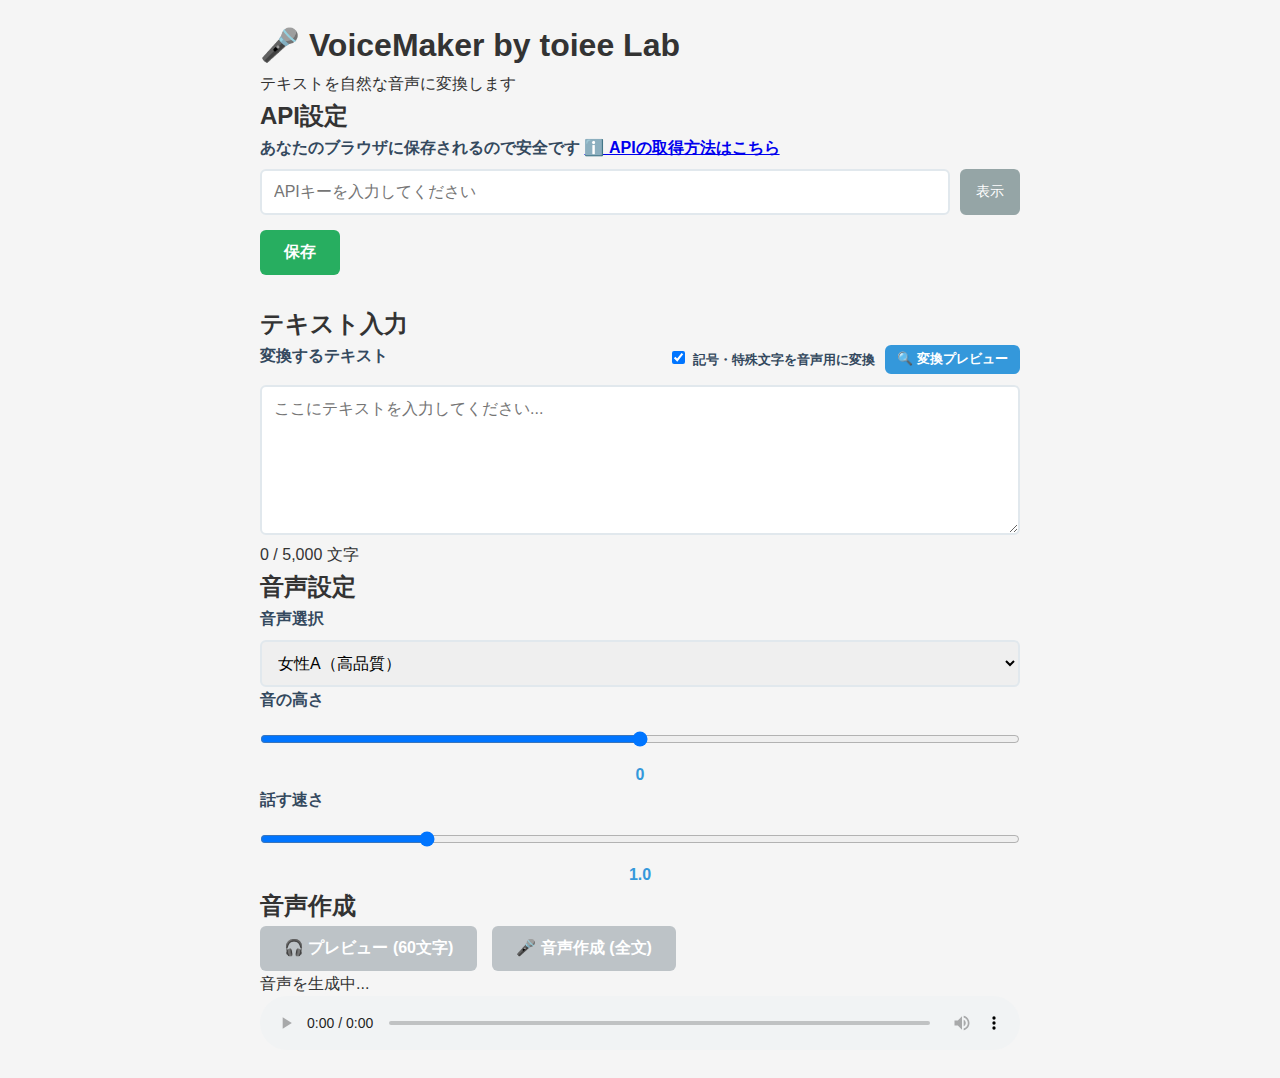
<file: index.html>
<!DOCTYPE html>
<html lang="ja">
<head>
    <meta charset="UTF-8">
    <meta name="viewport" content="width=device-width, initial-scale=1.0">
    <title>Text to Speech Generator</title>
    <link rel="stylesheet" href="styles.css?v=20241219-01">
    <!-- キャッシュ制御のためのメタタグ -->
    <meta http-equiv="Cache-Control" content="no-cache, no-store, must-revalidate">
    <meta http-equiv="Pragma" content="no-cache">
    <meta http-equiv="Expires" content="0">
</head>
<body>
    <div class="container">
        <div class="header">
            <h1>🎤 VoiceMaker by toiee Lab</h1>
            <p>テキストを自然な音声に変換します</p>
        </div>

        <!-- API設定セクション -->
        <div class="section">
            <h2 class="section-title">API設定</h2>
            <div class="form-group">
                <label class="form-label" for="api-key">あなたのブラウザに保存されるので安全です
                    <a href="gcp_guide.html" target="_blank" rel="noopener noreferrer" class="help-link">
                        ℹ️ APIの取得方法はこちら</a>
                </label>
                <div class="password-input">
                    <input type="password" id="api-key" class="form-input" placeholder="APIキーを入力してください">
                    <button type="button" id="toggle-api-key" class="toggle-btn">表示</button>
                </div>
                <button id="save-api-key" class="btn btn-primary">保存</button>
            </div>
            
            <div id="api-key-status" class="status-message"></div>
        </div>

        <!-- テキスト入力セクション -->
        <div class="section">
            <h2 class="section-title">テキスト入力</h2>
            <div class="form-group">
                <div style="display: flex; justify-content: space-between; align-items: center; margin-bottom: 8px;">
                    <label class="form-label" for="text-input">変換するテキスト</label>
                    <div style="display: flex; gap: 10px; align-items: center;">
                        <label class="form-label" style="margin: 0; font-size: 0.8rem;">
                            <input type="checkbox" id="text-normalization" checked style="margin-right: 5px;">
                            記号・特殊文字を音声用に変換
                        </label>
                        <button id="preview-normalized" class="btn btn-secondary" style="padding: 6px 12px; font-size: 0.8rem;">
                            🔍 変換プレビュー
                        </button>
                    </div>
                </div>
                <textarea id="text-input" class="form-input textarea" placeholder="ここにテキストを入力してください..." maxlength="5000"></textarea>
                <div class="character-count">
                    <span id="char-count">0</span> / 5,000 文字
                </div>
            </div>
            
            <!-- 変換プレビューセクション -->
            <div id="normalized-preview" class="preview-section" style="display: none;">
                <h3 style="margin: 0 0 10px 0; font-size: 1rem; color: #667eea;">📝 音声変換後のテキスト</h3>
                <div id="normalized-text" style="background: #f8f9fa; padding: 15px; border-radius: 8px; border: 1px solid #e2e8f0; white-space: pre-wrap; font-family: inherit; line-height: 1.6; max-height: 200px; overflow-y: auto;"></div>
                <p style="font-size: 0.8rem; color: #64748b; margin-top: 8px;">※ 実際の音声生成では上記のように変換されたテキストが使用されます</p>
            </div>
        </div>

        <!-- 音声設定セクション -->
        <div class="section">
            <h2 class="section-title">音声設定</h2>
            
            <div class="form-group">
                <label class="form-label" for="voice-select">音声選択</label>
                <select id="voice-select" class="select">
                    <option value="ja-JP-Wavenet-A">女性A（高品質）</option>
                    <option value="ja-JP-Wavenet-B">女性B（高品質）</option>
                    <option value="ja-JP-Wavenet-C">男性A（高品質）</option>
                    <option value="ja-JP-Wavenet-D">男性B（高品質）</option>
                    <option value="ja-JP-Standard-A">女性1（標準）</option>
                    <option value="ja-JP-Standard-B">女性2（標準）</option>
                    <option value="ja-JP-Standard-C">男性1（標準）</option>
                    <option value="ja-JP-Standard-D">男性2（標準）</option>
                </select>
            </div>

            <div class="slider-container">
                <label class="form-label">音の高さ</label>
                <input type="range" id="pitch-range" class="slider" min="-20" max="20" step="1" value="0">
                <div class="slider-value" id="pitch-value">0</div>
            </div>

            <div class="slider-container">
                <label class="form-label">話す速さ</label>
                <input type="range" id="speed-range" class="slider" min="0.25" max="4.0" step="0.1" value="1.0">
                <div class="slider-value" id="speed-value">1.0</div>
            </div>
        </div>

        <!-- 音声作成セクション -->
        <div class="section">
            <h2 class="section-title">音声作成</h2>
            
            <div class="button-group">
                <button id="preview-btn" class="btn btn-secondary" disabled>
                    🎧 プレビュー (60文字)
                </button>
                <button id="generate-btn" class="btn btn-primary" disabled>
                    🎤 音声作成 (全文)
                </button>
            </div>

            <div class="loading" id="loading">
                <div class="spinner"></div>
                音声を生成中...
            </div>

            <div class="audio-player" id="audio-player">
                <audio controls style="width: 100%;">
                    <source id="audio-source" src="" type="audio/mpeg">
                    お使いのブラウザはオーディオ要素をサポートしていません。
                </audio>
            </div>
            
            <div id="preview-section" class="preview-section" style="display: none;">
                <p>プレビュー音声</p>
                <audio id="preview-audio" controls></audio>
            </div>
            
            <div id="progress-container" class="progress-container" style="display: none;">
                <div class="progress-bar">
                    <div id="progress-fill" class="progress-fill"></div>
                </div>
                <div id="progress-text" class="progress-text">処理中...</div>
            </div>
            
            <div id="download-section" class="download-section" style="display: none;">
                <p>音声の生成が完了しました！</p>
                <button id="download-btn" class="btn btn-download">MP3をダウンロード</button>
            </div>
            
            <div id="error-message" class="error-message" style="display: none;"></div>
        </div>
    </div>

    <script src="crypto-js.min.js?v=20241219-01"></script>
    <script src="script.js?v=20241219-01"></script>
</body>
</html>
</file>
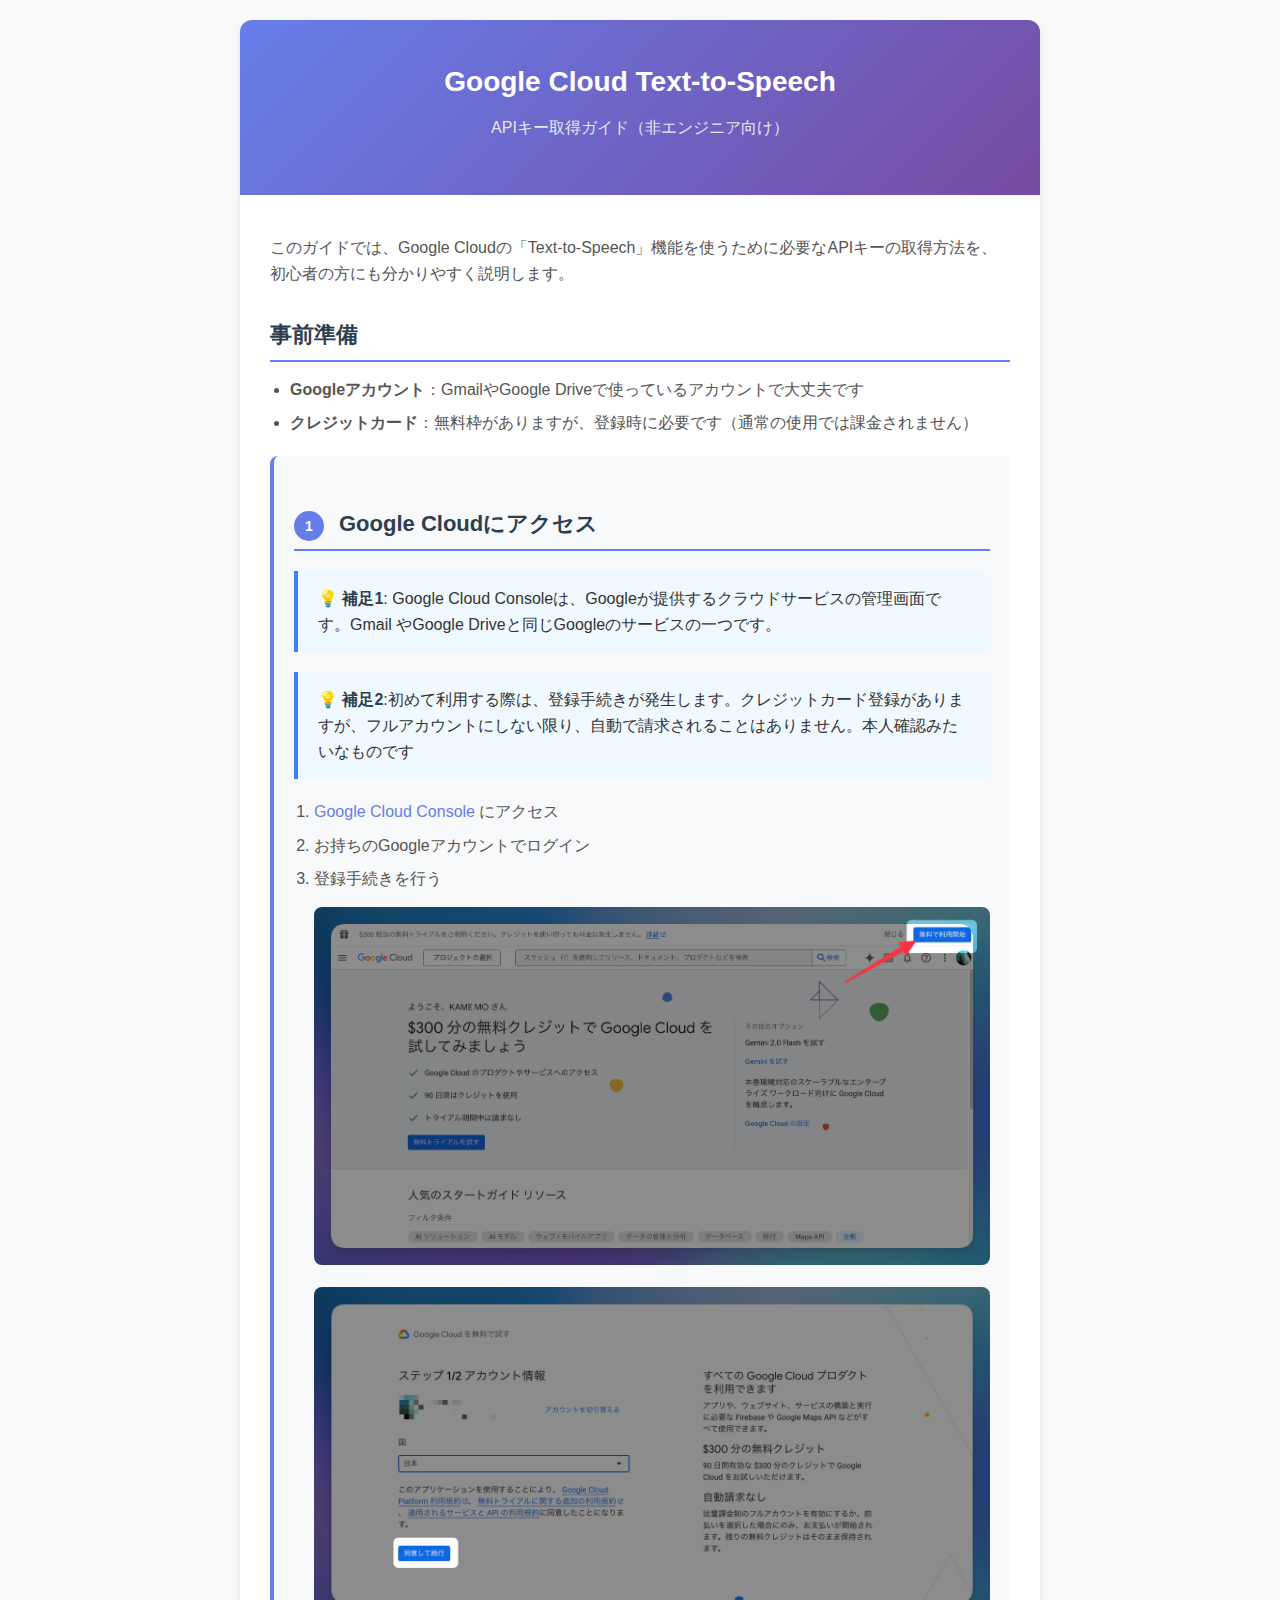
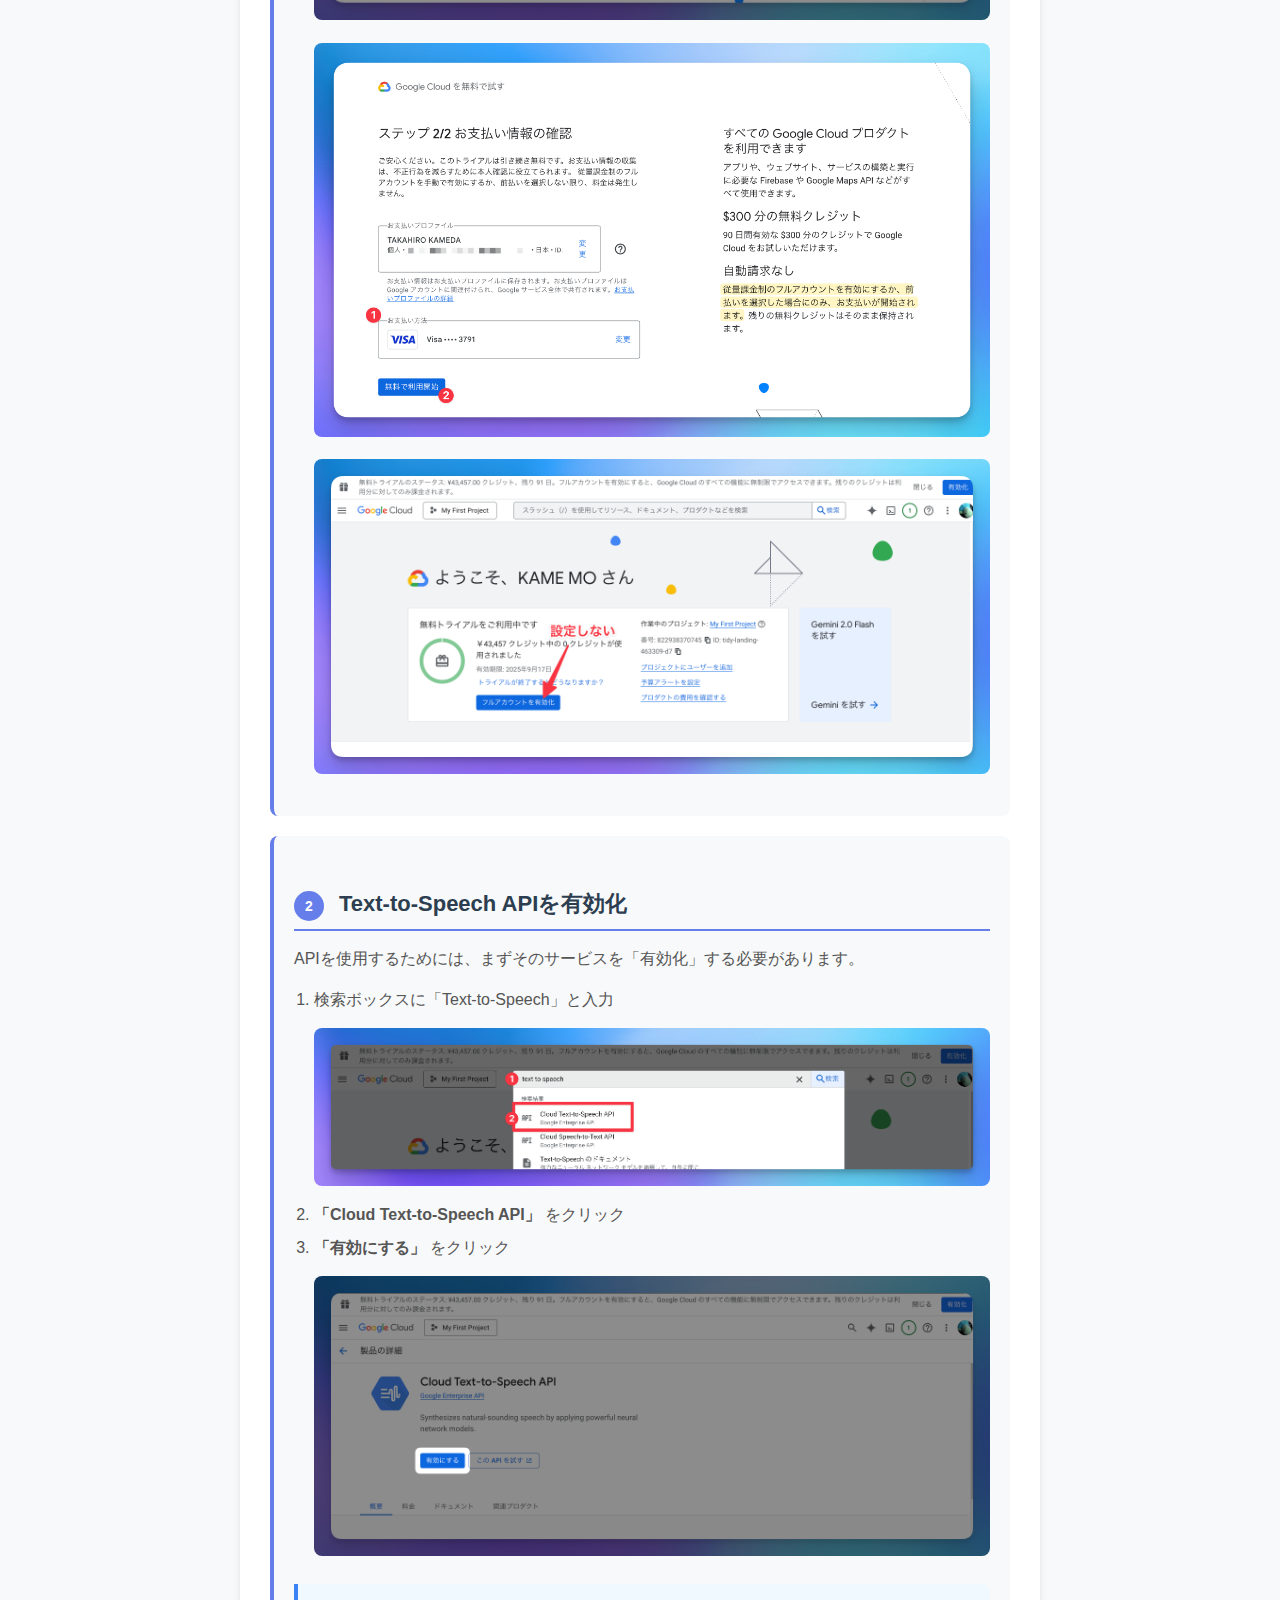
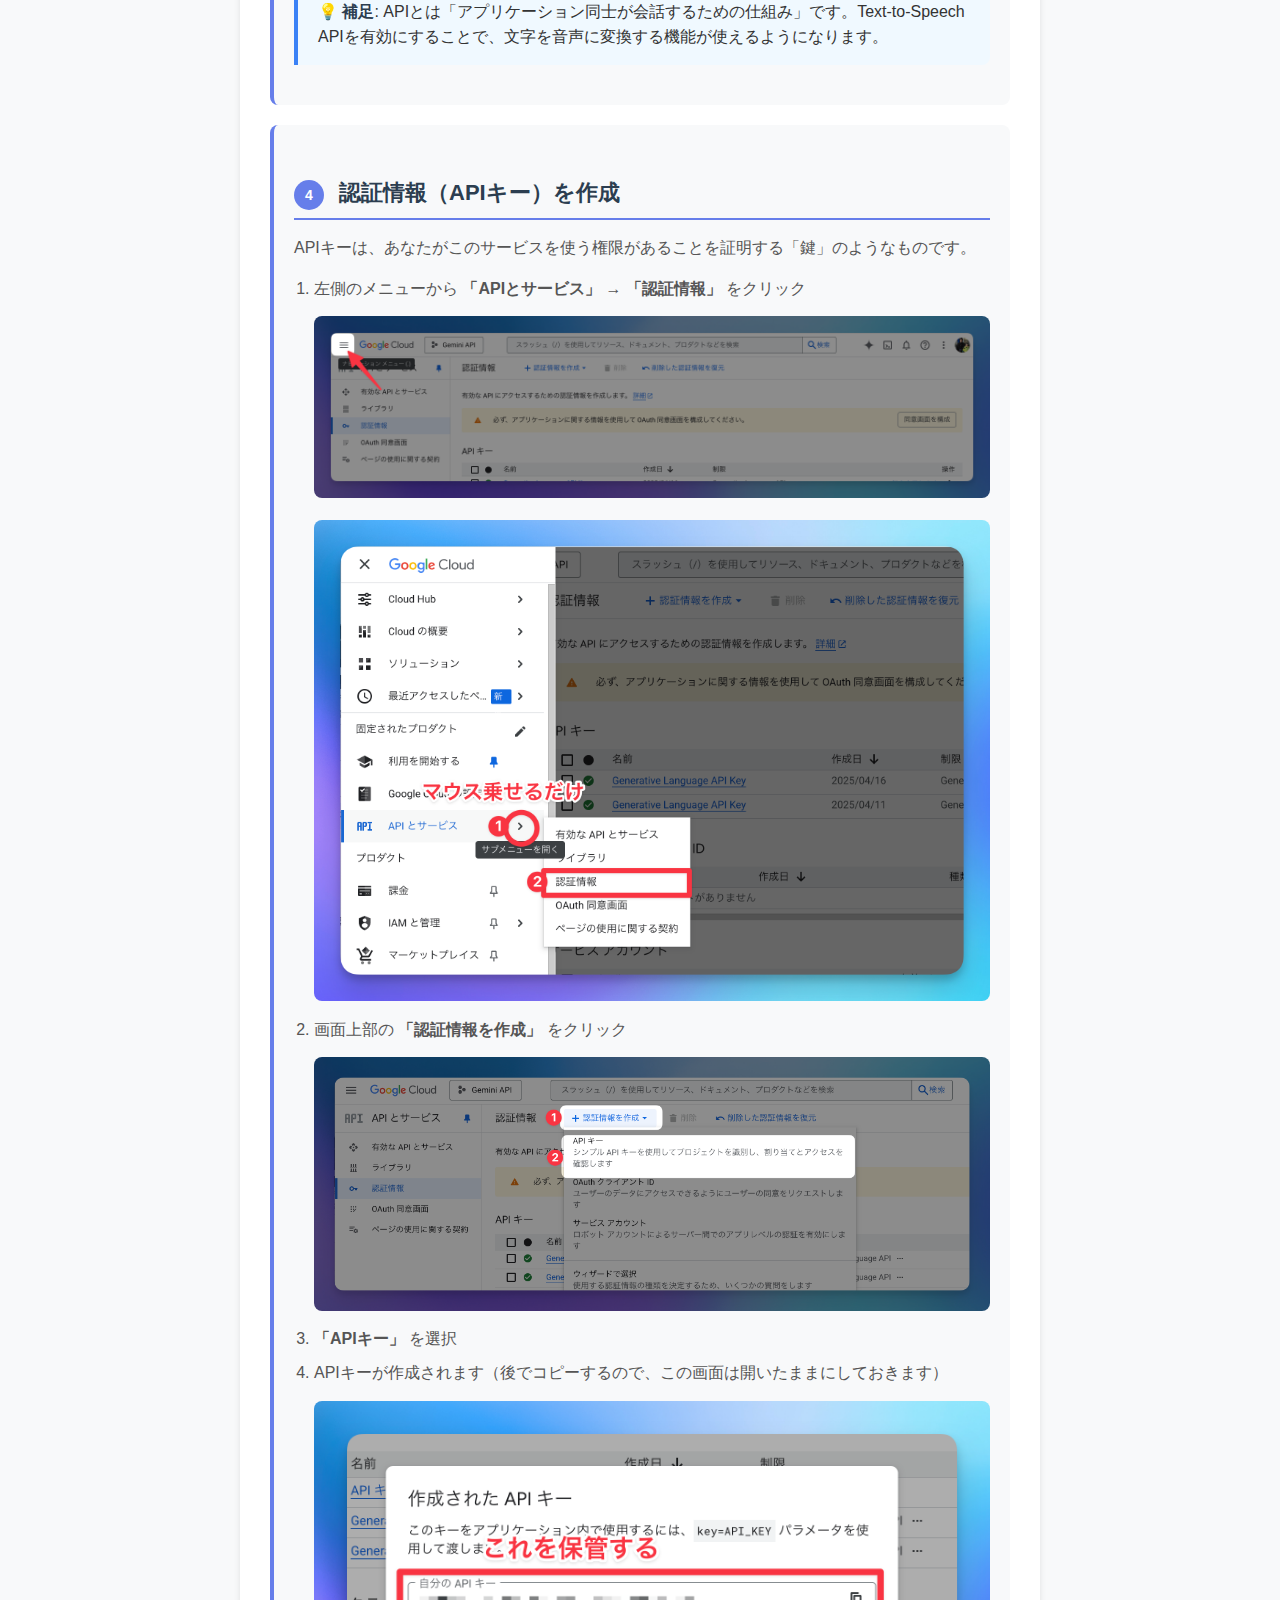
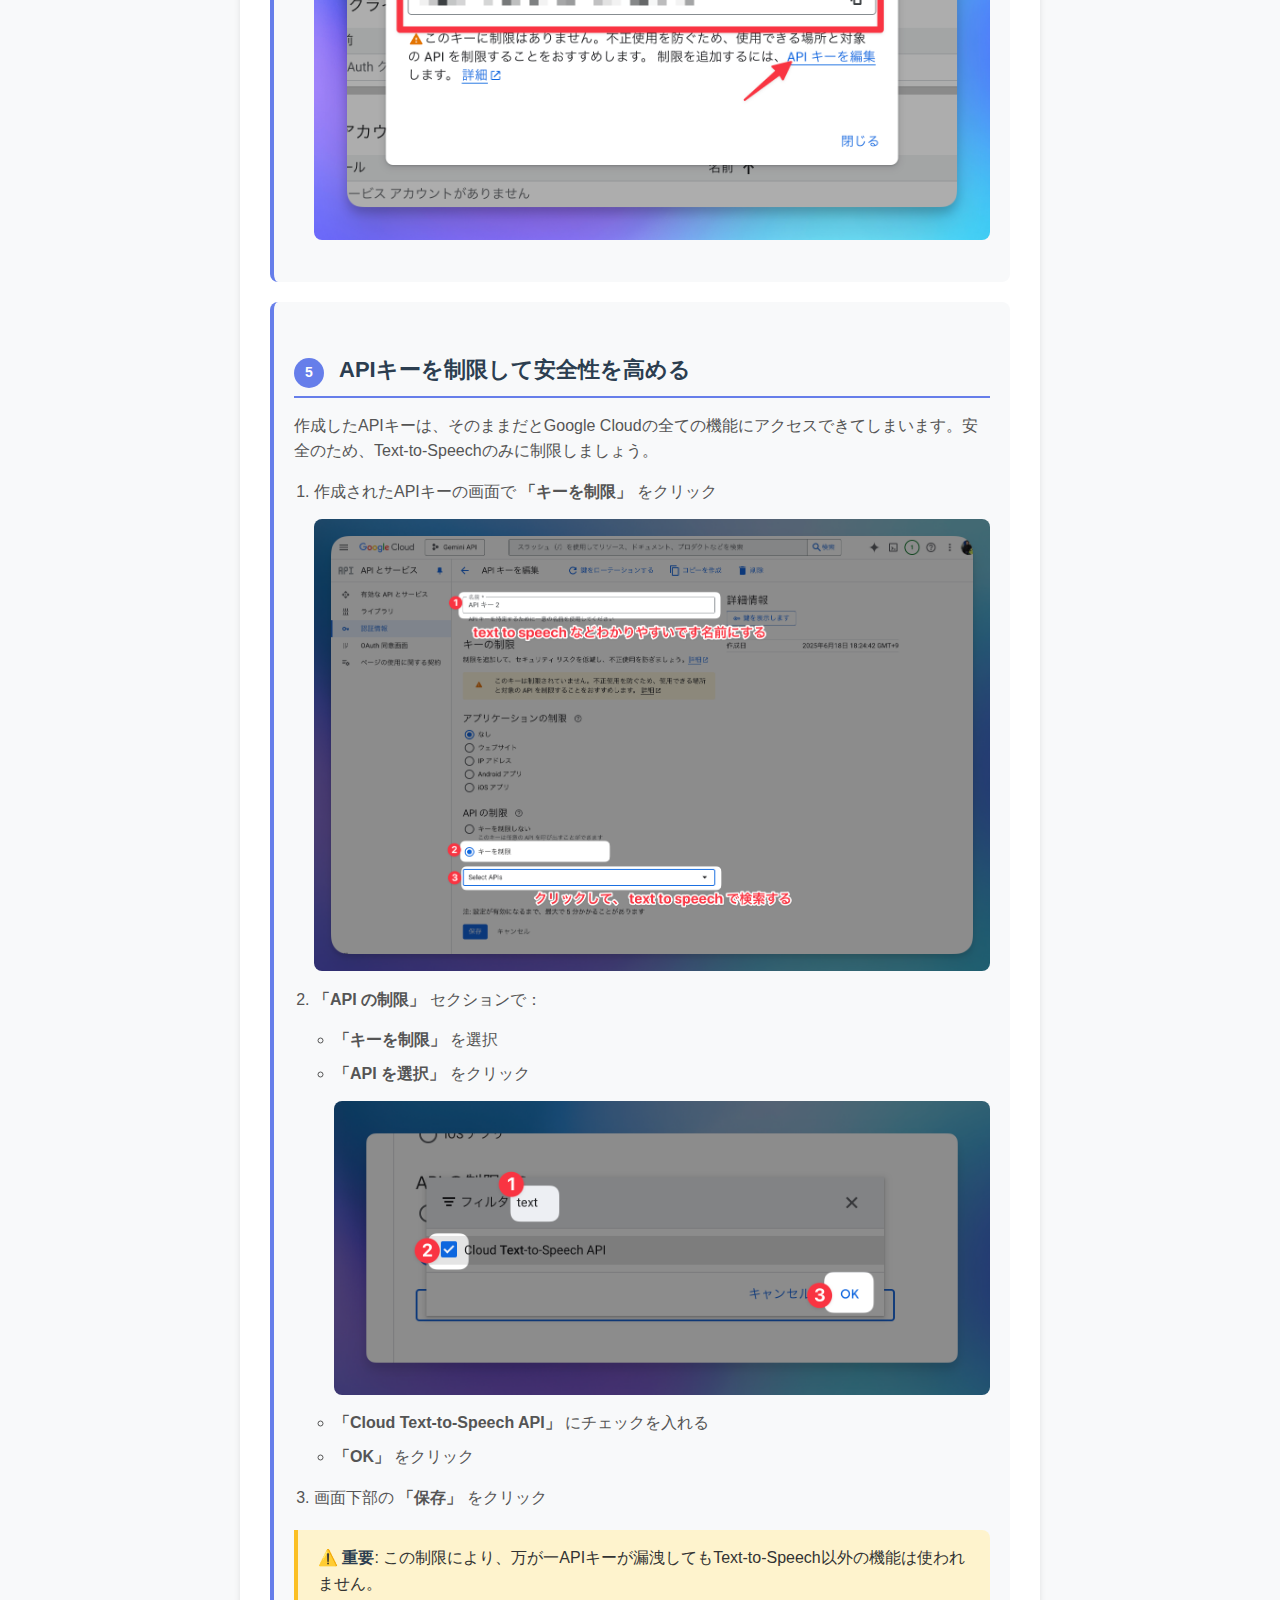
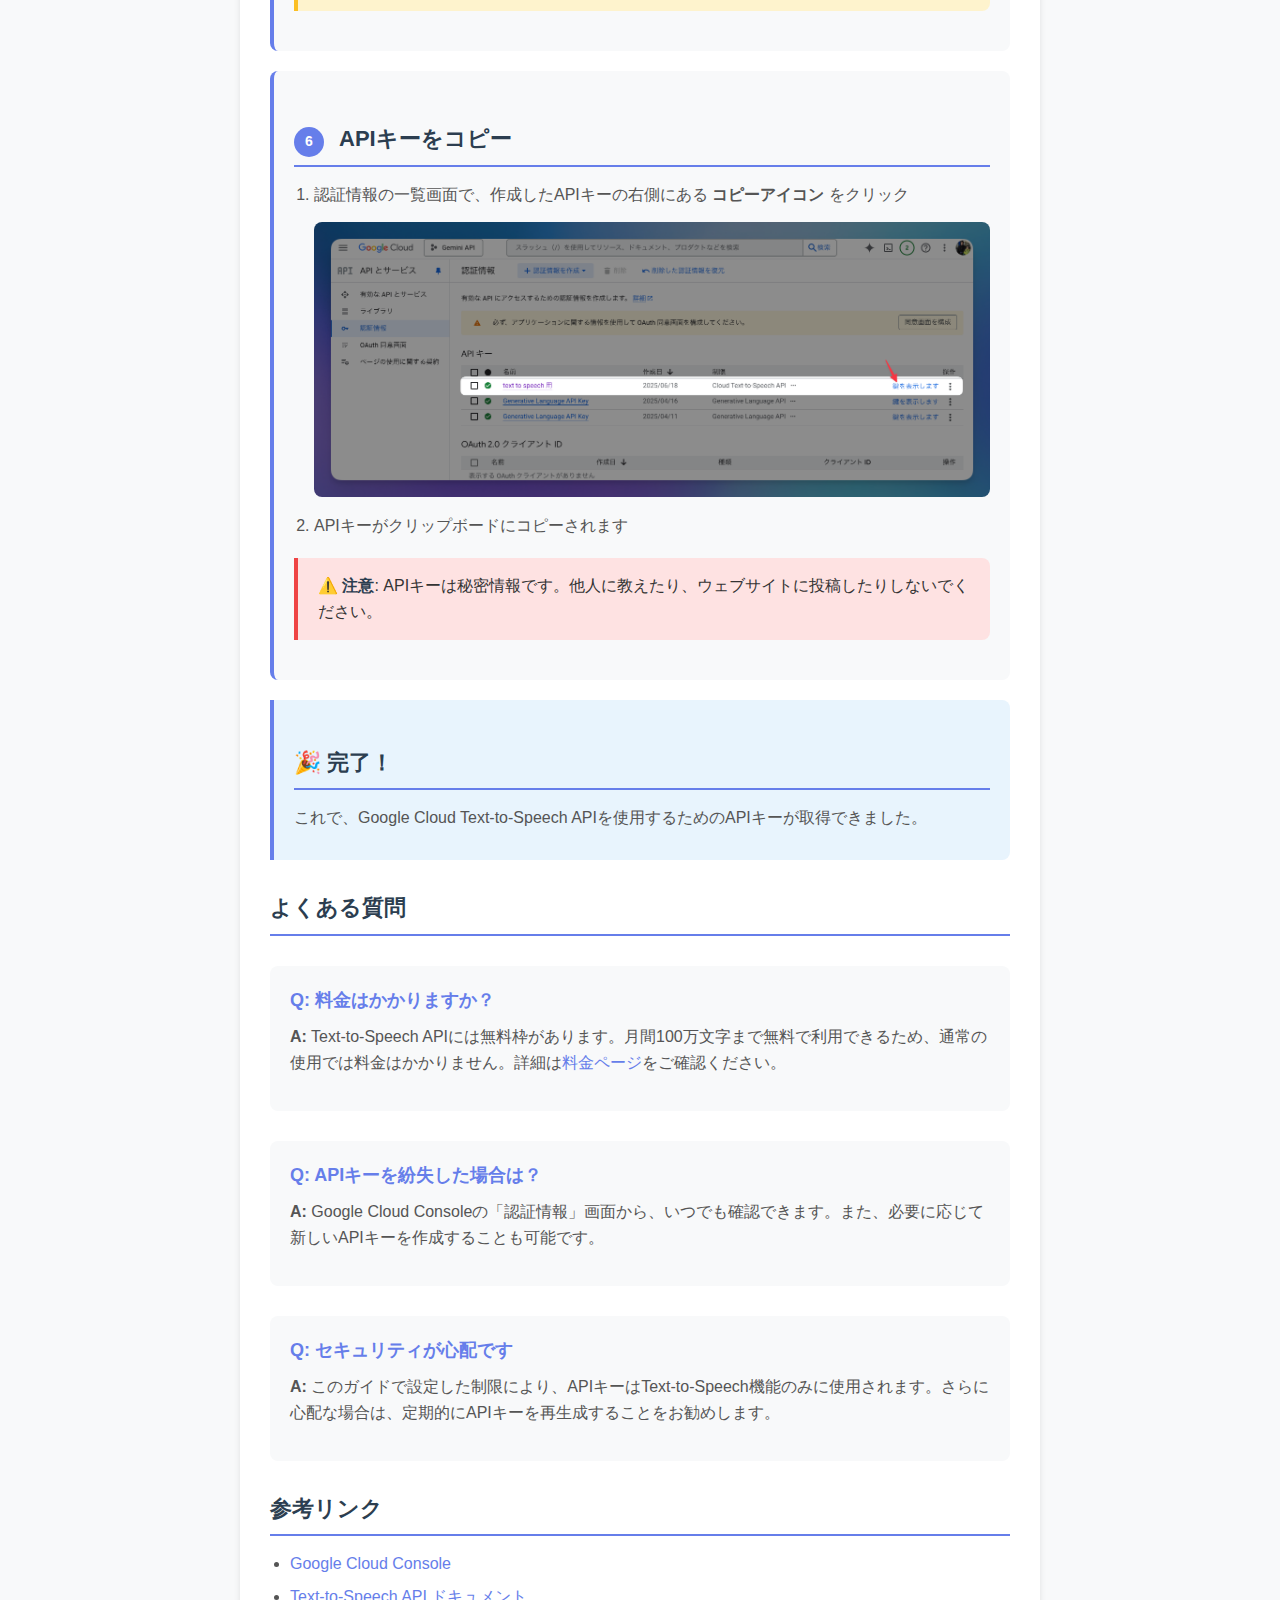
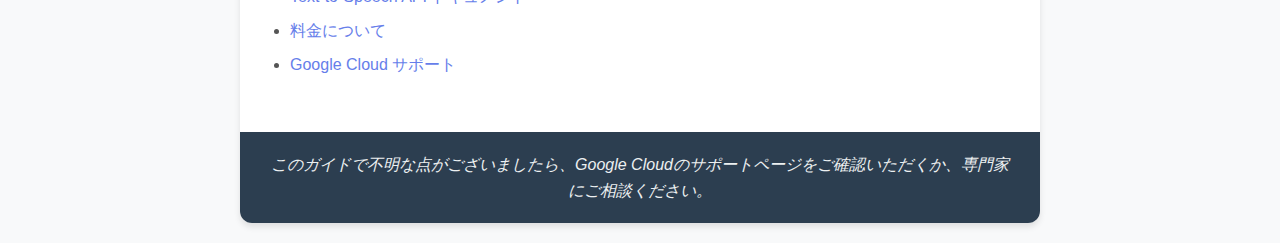
<file: gcp_guide.html>
<!DOCTYPE html>
<html lang="ja">
<head>
    <meta charset="UTF-8">
    <meta name="viewport" content="width=device-width, initial-scale=1.0">
    <title>Google Cloud Text-to-Speech APIキー取得ガイド</title>
    <style>
        * {
            margin: 0;
            padding: 0;
            box-sizing: border-box;
        }

        body {
            font-family: 'Hiragino Sans', 'Hiragino Kaku Gothic ProN', 'Noto Sans JP', sans-serif;
            line-height: 1.6;
            color: #333;
            background: #f8f9fa;
            padding: 20px;
        }

        .container {
            max-width: 800px;
            margin: 0 auto;
            background: white;
            border-radius: 12px;
            box-shadow: 0 4px 6px rgba(0, 0, 0, 0.1);
            overflow: hidden;
        }

        .header {
            background: linear-gradient(135deg, #667eea 0%, #764ba2 100%);
            color: white;
            padding: 40px 30px;
            text-align: center;
        }

        .header h1 {
            font-size: 28px;
            font-weight: 700;
            margin-bottom: 10px;
        }

        .header p {
            font-size: 16px;
            opacity: 0.9;
            color: whitesmoke
        }

        .content {
            padding: 40px 30px;
        }

        h2 {
            color: #2c3e50;
            font-size: 22px;
            margin: 30px 0 15px 0;
            padding-bottom: 8px;
            border-bottom: 2px solid #667eea;
        }

        h3 {
            color: #34495e;
            font-size: 18px;
            margin: 25px 0 10px 0;
        }

        p {
            margin-bottom: 15px;
            color: #555;
        }

        ul, ol {
            margin: 15px 0 15px 20px;
        }

        li {
            margin-bottom: 8px;
            color: #555;
        }

        .highlight {
            background: #e8f4fd;
            border-left: 4px solid #667eea;
            padding: 15px 20px;
            margin: 20px 0;
            border-radius: 0 8px 8px 0;
        }

        .highlight.tip {
            background: #f0f9ff;
            border-left-color: #3b82f6;
        }

        .highlight.warning {
            background: #fef3cd;
            border-left-color: #fbbf24;
        }

        .highlight.danger {
            background: #fee2e2;
            border-left-color: #ef4444;
        }

        .highlight strong {
            color: #2c3e50;
        }

        code {
            background: #f1f5f9;
            padding: 2px 6px;
            border-radius: 4px;
            font-family: 'Monaco', 'Menlo', monospace;
            font-size: 14px;
            color: #e74c3c;
        }

        a {
            color: #667eea;
            text-decoration: none;
        }

        a:hover {
            text-decoration: underline;
        }

        .step {
            background: #f8f9fa;
            border-radius: 8px;
            padding: 20px;
            margin: 20px 0;
            border-left: 4px solid #667eea;
        }

        .step-number {
            background: #667eea;
            color: white;
            width: 30px;
            height: 30px;
            border-radius: 50%;
            display: inline-flex;
            align-items: center;
            justify-content: center;
            font-weight: bold;
            margin-right: 15px;
            font-size: 14px;
        }

        .faq {
            background: #f8f9fa;
            border-radius: 8px;
            padding: 20px;
            margin: 30px 0;
        }

        .faq h3 {
            color: #667eea;
            margin-top: 0;
        }

        .footer {
            background: #2c3e50;
            color: #ecf0f1;
            padding: 20px 30px;
            text-align: center;
            font-style: italic;
        }

        img {
            max-width: 100%;
            height: auto;
            border-radius: 8px;
            margin-top: 15px;
        }


        @media (max-width: 768px) {
            .container {
                margin: 10px;
            }
            
            .header, .content {
                padding: 30px 20px;
            }
            
            .header h1 {
                font-size: 24px;
            }
            
            h2 {
                font-size: 20px;
            }
        }
    </style>
</head>
<body>
    <div class="container">
        <div class="header">
            <h1>Google Cloud Text-to-Speech</h1>
            <p>APIキー取得ガイド（非エンジニア向け）</p>
        </div>
        
        <div class="content">
            <p>このガイドでは、Google Cloudの「Text-to-Speech」機能を使うために必要なAPIキーの取得方法を、初心者の方にも分かりやすく説明します。</p>

            <h2>事前準備</h2>
            <ul>
                <li><strong>Googleアカウント</strong>：GmailやGoogle Driveで使っているアカウントで大丈夫です</li>
                <li><strong>クレジットカード</strong>：無料枠がありますが、登録時に必要です（通常の使用では課金されません）</li>
            </ul>

            <div class="step">
                <h2><span class="step-number">1</span>Google Cloudにアクセス</h2>
                <div class="highlight tip">
                    <strong>💡 補足1</strong>: Google Cloud Consoleは、Googleが提供するクラウドサービスの管理画面です。Gmail やGoogle Driveと同じGoogleのサービスの一つです。<br>
                </div>
                <div class="highlight tip">
                    <strong>💡 補足2</strong>:初めて利用する際は、登録手続きが発生します。クレジットカード登録がありますが、フルアカウントにしない限り、自動で請求されることはありません。本人確認みたいなものです
                </div>
                <ol>
                    <li><a href="https://console.cloud.google.com/" target="_blank">Google Cloud Console</a> にアクセス</li>
                    <li>お持ちのGoogleアカウントでログイン</li>
                    <li>登録手続きを行う<br>
                        <img src="images/1.png" alt="">
                        <img src="images/2.png" alt="">
                        <img src="images/4.png" alt="">
                        <img src="images/5.png" alt="">
                    </li>
                </ol>

            </div>

            <div class="step">
                <h2><span class="step-number">2</span>Text-to-Speech APIを有効化</h2>
                <p>APIを使用するためには、まずそのサービスを「有効化」する必要があります。</p>
                <ol>
                    <li>検索ボックスに「Text-to-Speech」と入力
                        <img src="images/6.png" alt="">
                    </li>
                    <li><strong>「Cloud Text-to-Speech API」</strong> をクリック</li>
                    <li><strong>「有効にする」</strong> をクリック
                    <img src="images/7.png" alt=""></li>
                </ol>
                <div class="highlight tip">
                    <strong>💡 補足</strong>: APIとは「アプリケーション同士が会話するための仕組み」です。Text-to-Speech APIを有効にすることで、文字を音声に変換する機能が使えるようになります。
                </div>
            </div>

            <div class="step">
                <h2><span class="step-number">4</span>認証情報（APIキー）を作成</h2>
                <p>APIキーは、あなたがこのサービスを使う権限があることを証明する「鍵」のようなものです。</p>
                <ol>
                    <li>左側のメニューから <strong>「APIとサービス」</strong> → <strong>「認証情報」</strong> をクリック
                        <img src="images/8.png" alt="">
                        <img src="images/9.png" alt="">
                    </li>
                    <li>画面上部の <strong>「認証情報を作成」</strong> をクリック
                        <img src="images/10.png" alt="" srcset="">
                    </li>
                    <li><strong>「APIキー」</strong> を選択</li>
                    <li>APIキーが作成されます（後でコピーするので、この画面は開いたままにしておきます）
                        <img src="images/11.png" alt="">
                    </li>
                </ol>
            </div>

            <div class="step">
                <h2><span class="step-number">5</span>APIキーを制限して安全性を高める</h2>
                <p>作成したAPIキーは、そのままだとGoogle Cloudの全ての機能にアクセスできてしまいます。安全のため、Text-to-Speechのみに制限しましょう。</p>
                <ol>
                    <li>作成されたAPIキーの画面で <strong>「キーを制限」</strong> をクリック
                        <img src="images/12.png" alt="">
                    </li>
                    <li><strong>「API の制限」</strong> セクションで：
                        <ul>
                            <li><strong>「キーを制限」</strong> を選択</li>
                            <li><strong>「API を選択」</strong> をクリック
                            <img src="images/13.png" alt=""></li>
                            </li>
                            <li><strong>「Cloud Text-to-Speech API」</strong> にチェックを入れる</li>
                            <li><strong>「OK」</strong> をクリック</li>
                        </ul>
                    </li>
                    <li>画面下部の <strong>「保存」</strong> をクリック</li>
                </ol>
                <div class="highlight warning">
                    <strong>⚠️ 重要</strong>: この制限により、万が一APIキーが漏洩してもText-to-Speech以外の機能は使われません。
                </div>
            </div>

            <div class="step">
                <h2><span class="step-number">6</span>APIキーをコピー</h2>
                <ol>
                    <li>認証情報の一覧画面で、作成したAPIキーの右側にある <strong>コピーアイコン</strong> をクリック
                        <img src="images/14.png" alt="">
                    </li>
                    <li>APIキーがクリップボードにコピーされます</li>
                </ol>
                <div class="highlight danger">
                    <strong>⚠️ 注意</strong>: APIキーは秘密情報です。他人に教えたり、ウェブサイトに投稿したりしないでください。
                </div>
            </div>

            <div class="highlight">
                <h2>🎉 完了！</h2>
                <p>これで、Google Cloud Text-to-Speech APIを使用するためのAPIキーが取得できました。</p>
            </div>

            <h2>よくある質問</h2>

            <div class="faq">
                <h3>Q: 料金はかかりますか？</h3>
                <p><strong>A:</strong> Text-to-Speech APIには無料枠があります。月間100万文字まで無料で利用できるため、通常の使用では料金はかかりません。詳細は<a href="https://cloud.google.com/text-to-speech/pricing" target="_blank">料金ページ</a>をご確認ください。</p>
            </div>

            <div class="faq">
                <h3>Q: APIキーを紛失した場合は？</h3>
                <p><strong>A:</strong> Google Cloud Consoleの「認証情報」画面から、いつでも確認できます。また、必要に応じて新しいAPIキーを作成することも可能です。</p>
            </div>

            <div class="faq">
                <h3>Q: セキュリティが心配です</h3>
                <p><strong>A:</strong> このガイドで設定した制限により、APIキーはText-to-Speech機能のみに使用されます。さらに心配な場合は、定期的にAPIキーを再生成することをお勧めします。</p>
            </div>

            <h2>参考リンク</h2>
            <ul>
                <li><a href="https://console.cloud.google.com/" target="_blank">Google Cloud Console</a></li>
                <li><a href="https://cloud.google.com/text-to-speech/docs" target="_blank">Text-to-Speech API ドキュメント</a></li>
                <li><a href="https://cloud.google.com/text-to-speech/pricing" target="_blank">料金について</a></li>
                <li><a href="https://cloud.google.com/support" target="_blank">Google Cloud サポート</a></li>
            </ul>
        </div>

        <div class="footer">
            このガイドで不明な点がございましたら、Google Cloudのサポートページをご確認いただくか、専門家にご相談ください。
        </div>
    </div>
</body>
</html>
</file>
<file: styles.css>
* {
    margin: 0;
    padding: 0;
    box-sizing: border-box;
}

body {
    font-family: -apple-system, BlinkMacSystemFont, 'Segoe UI', Roboto, Oxygen, Ubuntu, Cantarell, sans-serif;
    line-height: 1.6;
    color: #333;
    background-color: #f5f5f5;
}

.container {
    max-width: 800px;
    margin: 0 auto;
    padding: 20px;
}

header {
    text-align: center;
    margin-bottom: 40px;
    padding: 20px 0;
    background: white;
    border-radius: 8px;
    box-shadow: 0 2px 10px rgba(0, 0, 0, 0.1);
}

header h1 {
    color: #2c3e50;
    margin-bottom: 10px;
    font-size: 2rem;
}

header p {
    color: #7f8c8d;
    font-size: 1.1rem;
}

section {
    background: white;
    margin-bottom: 30px;
    padding: 25px;
    border-radius: 8px;
    box-shadow: 0 2px 10px rgba(0, 0, 0, 0.1);
}

section h2 {
    color: #2c3e50;
    margin-bottom: 20px;
    font-size: 1.5rem;
    border-bottom: 2px solid #3498db;
    padding-bottom: 10px;
}

.input-group {
    margin-bottom: 20px;
}

label {
    display: block;
    margin-bottom: 8px;
    font-weight: 600;
    color: #34495e;
}

.password-input {
    display: flex;
    gap: 10px;
    margin-bottom: 15px;
}

input[type="text"],
input[type="password"],
textarea,
select {
    width: 100%;
    padding: 12px;
    border: 2px solid #e1e8ed;
    border-radius: 6px;
    font-size: 1rem;
    transition: border-color 0.3s ease;
}

input[type="text"]:focus,
input[type="password"]:focus,
textarea:focus,
select:focus {
    outline: none;
    border-color: #3498db;
}

textarea {
    min-height: 150px;
    resize: vertical;
    font-family: inherit;
}

.character-counter {
    text-align: right;
    margin-top: 5px;
    font-size: 0.9rem;
    color: #7f8c8d;
}

.character-counter.warning {
    color: #e67e22;
}

.character-counter.danger {
    color: #e74c3c;
}

.btn {
    background: #3498db;
    color: white;
    border: none;
    padding: 12px 24px;
    border-radius: 6px;
    cursor: pointer;
    font-size: 1rem;
    font-weight: 600;
    transition: all 0.3s ease;
    text-decoration: none;
    display: inline-block;
}

.btn:hover {
    background: #2980b9;
    transform: translateY(-1px);
}

.btn:disabled {
    background: #bdc3c7;
    cursor: not-allowed;
    transform: none;
}

.btn-primary {
    background: #27ae60;
}

.btn-primary:hover {
    background: #219a52;
}

.btn-generate {
    background: #e67e22;
    font-size: 1.1rem;
    padding: 15px 30px;
}

.btn-generate:hover {
    background: #d35400;
}

.btn-download {
    background: #8e44ad;
}

.btn-download:hover {
    background: #7d3c98;
}

.toggle-btn {
    background: #95a5a6;
    color: white;
    border: none;
    padding: 12px 16px;
    border-radius: 6px;
    cursor: pointer;
    font-size: 0.9rem;
    white-space: nowrap;
    min-width: 60px;
}

.toggle-btn:hover {
    background: #7f8c8d;
}

.settings-grid {
    display: grid;
    grid-template-columns: repeat(auto-fit, minmax(250px, 1fr));
    gap: 20px;
}

.setting-group {
    display: flex;
    flex-direction: column;
}

.setting-group label {
    margin-bottom: 8px;
}

input[type="range"] {
    width: 100%;
    margin: 10px 0;
}

input[type="range"]::-webkit-slider-track {
    height: 6px;
    background: #e1e8ed;
    border-radius: 3px;
}

input[type="range"]::-webkit-slider-thumb {
    -webkit-appearance: none;
    appearance: none;
    height: 20px;
    width: 20px;
    background: #3498db;
    border-radius: 50%;
    cursor: pointer;
}

input[type="range"]::-moz-range-track {
    height: 6px;
    background: #e1e8ed;
    border-radius: 3px;
    border: none;
}

input[type="range"]::-moz-range-thumb {
    height: 20px;
    width: 20px;
    background: #3498db;
    border-radius: 50%;
    cursor: pointer;
    border: none;
}

#pitch-value,
#speed-value {
    text-align: center;
    font-weight: 600;
    color: #3498db;
    margin-top: 5px;
}

.progress-container {
    margin: 20px 0;
}

.progress-bar {
    width: 100%;
    height: 20px;
    background: #e1e8ed;
    border-radius: 10px;
    overflow: hidden;
    margin-bottom: 10px;
}

.progress-fill {
    height: 100%;
    background: linear-gradient(90deg, #3498db, #2ecc71);
    width: 0%;
    transition: width 0.3s ease;
    border-radius: 10px;
}

.progress-text {
    text-align: center;
    color: #7f8c8d;
    font-weight: 600;
}

.download-section {
    text-align: center;
    padding: 20px;
    background: #f8f9fa;
    border-radius: 6px;
    margin-top: 20px;
}

.download-section p {
    margin-bottom: 15px;
    color: #27ae60;
    font-weight: 600;
}

.status-message {
    margin-top: 10px;
    padding: 10px;
    border-radius: 6px;
    font-weight: 600;
}

.status-message.success {
    background: #d4edda;
    color: #155724;
    border: 1px solid #c3e6cb;
}

.status-message.error {
    background: #f8d7da;
    color: #721c24;
    border: 1px solid #f5c6cb;
}

.error-message {
    background: #f8d7da;
    color: #721c24;
    border: 1px solid #f5c6cb;
    padding: 15px;
    border-radius: 6px;
    margin-top: 15px;
}

.button-group {
    display: flex;
    gap: 15px;
    flex-wrap: wrap;
}

.btn-preview {
    background: #9b59b6;
    color: white;
}

.btn-preview:hover:not(:disabled) {
    background: #8e44ad;
}

.preview-section {
    background: #f8f9fa;
    padding: 20px;
    border-radius: 6px;
    margin: 20px 0;
    border: 1px solid #e1e8ed;
}

.preview-section p {
    margin: 0 0 15px 0;
    font-weight: 600;
    color: #2c3e50;
}

.preview-section audio {
    width: 100%;
    outline: none;
}

@media (max-width: 768px) {
    .container {
        padding: 15px;
    }
    
    header h1 {
        font-size: 1.5rem;
    }
    
    header p {
        font-size: 1rem;
    }
    
    section {
        padding: 20px;
    }
    
    .password-input {
        flex-direction: column;
    }
    
    .settings-grid {
        grid-template-columns: 1fr;
    }
    
    .btn {
        width: 100%;
        margin-bottom: 10px;
    }
    
    .button-group {
        flex-direction: column;
    }
    
    .toggle-btn {
        width: 100%;
    }
}

@media (max-width: 480px) {
    .container {
        padding: 10px;
    }
    
    section {
        padding: 15px;
        margin-bottom: 20px;
    }
    
    header {
        padding: 15px;
    }
    
    header h1 {
        font-size: 1.3rem;
    }
    
    textarea {
        min-height: 120px;
    }
}
</file>
